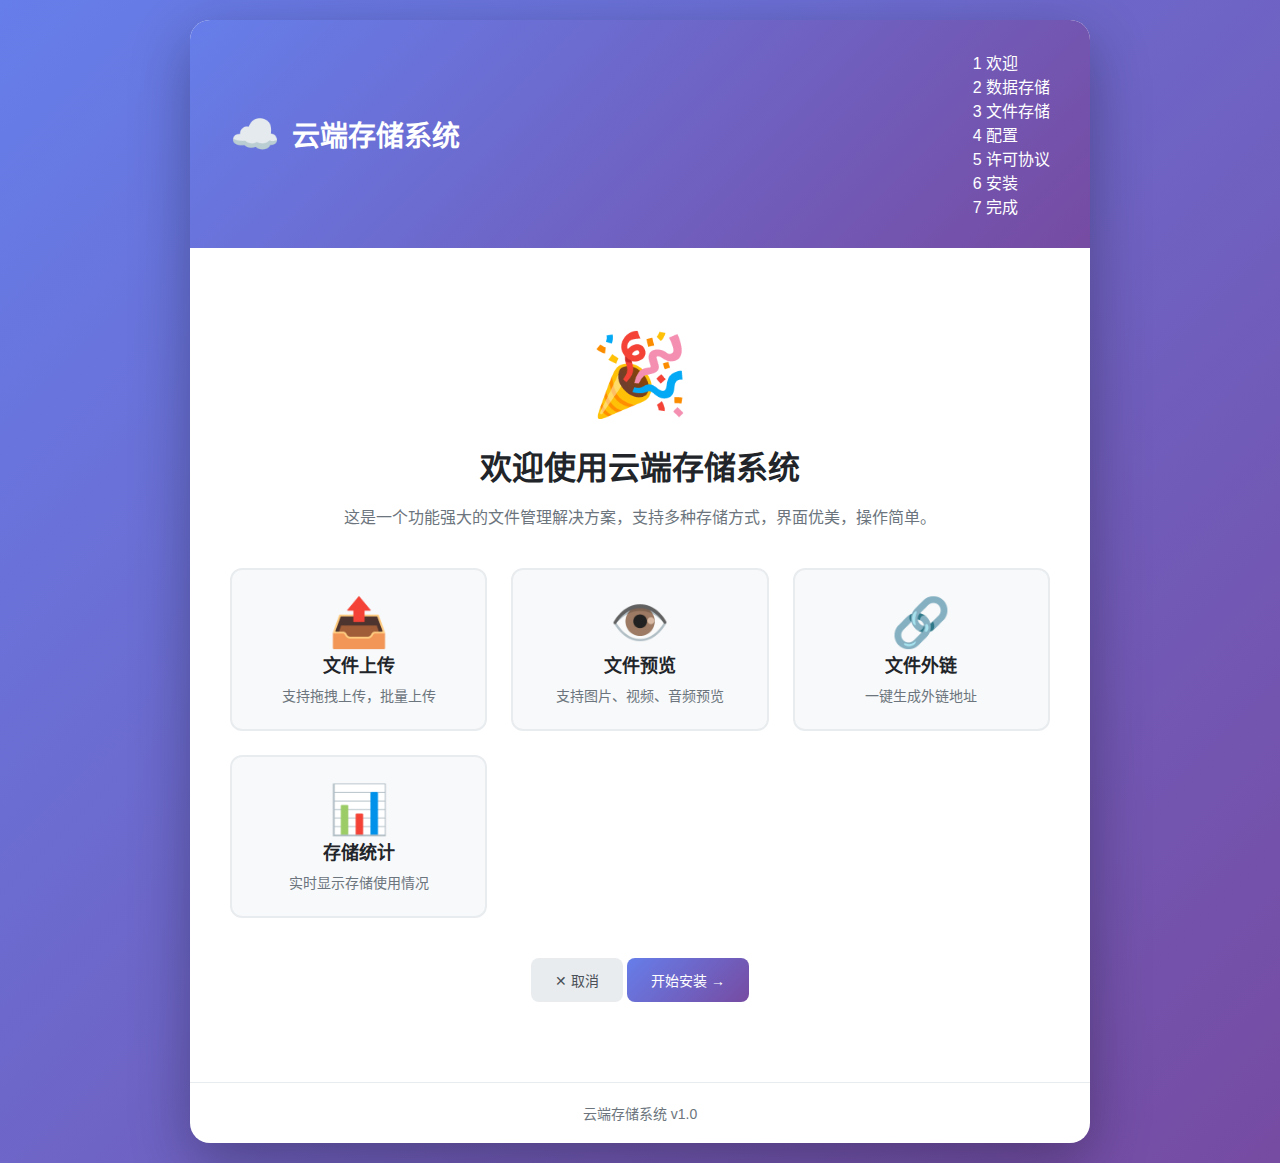
<file: index.html>
<!DOCTYPE html>
<html lang="zh-CN">
<head>
    <meta charset="UTF-8">
    <meta name="viewport" content="width=device-width, initial-scale=1.0">
    <title>云端存储 - Cloud Drive</title>
    <link rel="stylesheet" href="css/style.css">
    <script>
        // 检查是否已安装
        if (!localStorage.getItem('cloudDriveConfig')) {
            window.location.href = 'install.html';
        }
        
        // 检查登录状态
        function checkLoginStatus() {
            const tokenData = localStorage.getItem('cloudDriveToken') || sessionStorage.getItem('cloudDriveToken');
            if (!tokenData) {
                window.location.href = 'login.html';
                return false;
            }
            
            try {
                const loginData = JSON.parse(tokenData);
                // 检查token是否过期（简单检查）
                if (loginData.loginTime) {
                    const loginTime = new Date(loginData.loginTime);
                    const now = new Date();
                    const hoursDiff = (now - loginTime) / (1000 * 60 * 60);
                    
                    // 如果超过24小时，需要重新登录
                    if (hoursDiff > 24) {
                        localStorage.removeItem('cloudDriveToken');
                        sessionStorage.removeItem('cloudDriveToken');
                        window.location.href = 'login.html';
                        return false;
                    }
                }
                
                return true;
            } catch (e) {
                window.location.href = 'login.html';
                return false;
            }
        }
        
        // 页面加载时检查登录状态
        if (!checkLoginStatus()) {
            window.location.href = 'login.html';
        }
    </script>
</head>
<body>
    <div class="container">
        <header class="header">
            <div class="logo">
                <span class="logo-icon">☁️</span>
                <h1>云端存储</h1>
            </div>
            <div class="storage-info">
                <span class="storage-text">已使用: <span id="usedStorage">0 KB</span></span>
                <div class="user-menu" id="userMenu">
                    <button class="btn btn-icon user-btn" id="userBtn" title="用户菜单">
                        <span class="user-avatar">👤</span>
                        <span class="user-name" id="userName">admin</span>
                    </button>
                    <div class="user-dropdown" id="userDropdown" style="display: none;">
                        <div class="dropdown-header">
                            <span class="dropdown-avatar">👤</span>
                            <div class="dropdown-info">
                                <span class="dropdown-name" id="dropdownUserName">admin</span>
                                <span class="dropdown-role" id="dropdownUserRole">管理员</span>
                            </div>
                        </div>
                        <div class="dropdown-divider"></div>
                        <a href="#" class="dropdown-item" id="changePasswordItem">
                            <span>🔐</span> 修改密码
                        </a>
                        <a href="#" class="dropdown-item" id="logoutItem">
                            <span>🚪</span> 退出登录
                        </a>
                    </div>
                </div>
                <button class="btn btn-icon" id="settingsBtn" title="设置">
                    ⚙️
                </button>
            </div>
        </header>

        <main class="main-content">
            <aside class="sidebar">
                <nav class="nav-menu">
                    <div class="nav-item active" data-section="files">
                        <span class="nav-icon">📁</span>
                        <span>我的文件</span>
                    </div>
                    <div class="nav-item" data-section="upload">
                        <span class="nav-icon">⬆️</span>
                        <span>上传文件</span>
                    </div>
                    <div class="nav-item" data-section="shares">
                        <span class="nav-icon">🔗</span>
                        <span>外链管理</span>
                    </div>
                    <div class="nav-item" data-section="trash">
                        <span class="nav-icon">🗑️</span>
                        <span>回收站</span>
                    </div>
                </nav>
            </aside>

            <section class="content-area">
                <div class="section files-section active" id="filesSection">
                    <div class="section-header">
                        <h2>我的文件</h2>
                        <div class="actions">
                            <button class="btn btn-primary" id="createDirBtn">
                                <span>📁</span> 新建目录
                            </button>
                            <button class="btn btn-primary" id="uploadBtn">
                                <span>📤</span> 上传文件
                            </button>
                            <button class="btn btn-secondary" id="refreshBtn">
                                <span>🔄</span> 刷新
                            </button>
                        </div>
                    </div>
                    <div class="breadcrumb" id="breadcrumb">
                        <span class="breadcrumb-item" data-path="">首页</span>
                    </div>
                    <div class="files-grid" id="filesGrid">
                        <div class="empty-state">
                            <span class="empty-icon">📭</span>
                            <p>暂无文件</p>
                            <p class="empty-hint">点击"上传文件"开始使用</p>
                        </div>
                    </div>
                </div>

                <div class="section upload-section" id="uploadSection">
                    <div class="section-header">
                        <h2>上传文件</h2>
                    </div>
                    <div class="upload-area" id="uploadArea">
                        <div class="upload-content">
                            <span class="upload-icon">☁️</span>
                            <h3>拖拽文件到这里</h3>
                            <p>或者点击选择文件</p>
                            <input type="file" id="fileInput" multiple hidden>
                            <button class="btn btn-primary" id="selectFileBtn">
                                选择文件
                            </button>
                        </div>
                    </div>
                    <div class="upload-list" id="uploadList"></div>
                </div>

                <div class="section trash-section" id="trashSection">
                    <div class="section-header">
                        <h2>回收站</h2>
                        <div class="actions">
                            <button class="btn btn-danger" id="emptyTrashBtn">
                                <span>🗑️</span> 清空回收站
                            </button>
                        </div>
                    </div>
                    <div class="files-grid" id="trashGrid">
                        <div class="empty-state">
                            <span class="empty-icon">♻️</span>
                            <p>回收站为空</p>
                        </div>
                    </div>
                </div>

                <div class="section shares-section" id="sharesSection">
                    <div class="section-header">
                        <h2>外链管理</h2>
                        <div class="actions">
                            <button class="btn btn-primary" id="createShareBtn">
                                <span>🔗</span> 创建外链
                            </button>
                        </div>
                    </div>
                    <div class="files-grid" id="sharesGrid">
                        <div class="empty-state">
                            <span class="empty-icon">🔗</span>
                            <p>暂无外链</p>
                            <p class="empty-hint">点击"创建外链"开始分享</p>
                        </div>
                    </div>
                </div>
            </section>
        </main>

        <div class="modal" id="fileModal">
            <div class="modal-content">
                <div class="modal-header">
                    <h3 id="modalTitle">文件详情</h3>
                    <button class="close-btn" id="closeModal">&times;</button>
                </div>
                <div class="modal-body" id="modalBody"></div>
                <div class="modal-footer">
                    <button class="btn btn-secondary" id="modalClose">关闭</button>
                </div>
            </div>
        </div>

        <div class="modal" id="moveFileModal">
            <div class="modal-content">
                <div class="modal-header">
                    <h3>移动文件到目录</h3>
                    <button class="close-btn" id="closeMoveFileModal">&times;</button>
                </div>
                <div class="modal-body">
                    <div style="margin-bottom: 16px;">
                        <label style="display: block; margin-bottom: 8px; font-weight: 600;">目标目录</label>
                        <select id="moveFileDirectory" 
                            style="width: 100%; padding: 10px; border: 1px solid #ddd; border-radius: 8px; font-size: 14px;">
                            <option value="">根目录</option>
                        </select>
                    </div>
                </div>
                <div class="modal-footer">
                    <button class="btn btn-secondary" id="cancelMoveFile">取消</button>
                    <button class="btn btn-primary" id="confirmMoveFile">移动</button>
                </div>
            </div>
        </div>

        <div class="modal" id="createDirModal">
            <div class="modal-content">
                <div class="modal-header">
                    <h3>新建目录</h3>
                    <button class="close-btn" id="closeCreateDirModal">&times;</button>
                </div>
                <div class="modal-body">
                    <div style="margin-bottom: 16px;">
                        <label style="display: block; margin-bottom: 8px; font-weight: 600;">目录名称</label>
                        <input type="text" id="dirNameInput" placeholder="请输入目录名称" 
                            style="width: 100%; padding: 10px; border: 1px solid #ddd; border-radius: 8px; font-size: 14px;">
                    </div>
                </div>
                <div class="modal-footer">
                    <button class="btn btn-secondary" id="cancelCreateDir">取消</button>
                    <button class="btn btn-primary" id="confirmCreateDir">创建</button>
                </div>
            </div>
        </div>

        <div class="modal" id="createShareModal">
            <div class="modal-content">
                <div class="modal-header">
                    <h3>创建外链</h3>
                    <button class="close-btn" id="closeCreateShareModal">&times;</button>
                </div>
                <div class="modal-body">
                    <div style="margin-bottom: 16px;">
                        <label style="display: block; margin-bottom: 8px; font-weight: 600;">分享名称</label>
                        <input type="text" id="shareNameInput" placeholder="请输入分享名称" 
                            style="width: 100%; padding: 10px; border: 1px solid #ddd; border-radius: 8px; font-size: 14px;">
                    </div>
                    <div style="margin-bottom: 16px;">
                        <label style="display: block; margin-bottom: 8px; font-weight: 600;">访问根目录（可选）</label>
                        <select id="shareRootDirectory" 
                            style="width: 100%; padding: 10px; border: 1px solid #ddd; border-radius: 8px; font-size: 14px;">
                            <option value="">根目录（所有文件）</option>
                        </select>
                    </div>
                    <div style="margin-bottom: 16px;">
                        <label style="display: block; margin-bottom: 8px; font-weight: 600;">访问密码（可选）</label>
                        <input type="password" id="sharePasswordInput" placeholder="留空则无需密码" 
                            style="width: 100%; padding: 10px; border: 1px solid #ddd; border-radius: 8px; font-size: 14px;">
                    </div>
                    <div style="margin-bottom: 16px;">
                        <label style="display: block; margin-bottom: 8px; font-weight: 600;">权限设置</label>
                        <div style="display: flex; flex-direction: column; gap: 8px;">
                            <label style="display: flex; align-items: center; gap: 8px; cursor: pointer;">
                                <input type="checkbox" id="allowDownload" checked>
                                <span>允许下载</span>
                            </label>
                            <label style="display: flex; align-items: center; gap: 8px; cursor: pointer;">
                                <input type="checkbox" id="allowPreview" checked>
                                <span>允许预览</span>
                            </label>
                            <label style="display: flex; align-items: center; gap: 8px; cursor: pointer;">
                                <input type="checkbox" id="allowUpload">
                                <span>允许上传</span>
                            </label>
                            <label style="display: flex; align-items: center; gap: 8px; cursor: pointer;">
                                <input type="checkbox" id="allowDelete">
                                <span>允许删除</span>
                            </label>
                        </div>
                    </div>
                </div>
                <div class="modal-footer">
                    <button class="btn btn-secondary" id="cancelCreateShare">取消</button>
                    <button class="btn btn-primary" id="confirmCreateShare">创建</button>
                </div>
            </div>
        </div>

        <div class="modal" id="shareLinkModal">
            <div class="modal-content">
                <div class="modal-header">
                    <h3>外链已创建</h3>
                    <button class="close-btn" id="closeShareLinkModal">&times;</button>
                </div>
                <div class="modal-body">
                    <div style="text-align: center; margin-bottom: 20px;">
                        <div style="font-size: 64px;">🎉</div>
                    </div>
                    <div style="margin-bottom: 12px;">
                        <strong>外链地址:</strong>
                    </div>
                    <div style="margin-bottom: 20px;">
                        <input type="text" id="shareLinkInput" readonly 
                            style="width: 100%; padding: 10px; border: 1px solid #ddd; border-radius: 8px; font-size: 14px;">
                    </div>
                    <button class="btn btn-primary" id="copyShareLink" style="width: 100%;">
                        📋 复制外链
                    </button>
                </div>
            </div>
        </div>

        <!-- 修改密码模态框 -->
        <div class="modal" id="changePasswordModal">
            <div class="modal-content">
                <div class="modal-header">
                    <h3>🔐 修改密码</h3>
                    <button class="close-btn" id="closeChangePasswordModal">&times;</button>
                </div>
                <div class="modal-body">
                    <div style="margin-bottom: 16px;">
                        <label style="display: block; margin-bottom: 8px; font-weight: 600;">当前密码</label>
                        <input type="password" id="currentPasswordInput" placeholder="请输入当前密码" 
                            style="width: 100%; padding: 10px; border: 1px solid #ddd; border-radius: 8px; font-size: 14px;">
                    </div>
                    <div style="margin-bottom: 16px;">
                        <label style="display: block; margin-bottom: 8px; font-weight: 600;">新密码</label>
                        <input type="password" id="newPasswordInput" placeholder="请输入新密码（至少6位）" 
                            style="width: 100%; padding: 10px; border: 1px solid #ddd; border-radius: 8px; font-size: 14px;">
                    </div>
                    <div style="margin-bottom: 16px;">
                        <label style="display: block; margin-bottom: 8px; font-weight: 600;">确认新密码</label>
                        <input type="password" id="confirmNewPasswordInput" placeholder="请再次输入新密码" 
                            style="width: 100%; padding: 10px; border: 1px solid #ddd; border-radius: 8px; font-size: 14px;">
                    </div>
                </div>
                <div class="modal-footer">
                    <button class="btn btn-secondary" id="cancelChangePassword">取消</button>
                    <button class="btn btn-primary" id="confirmChangePassword">确认修改</button>
                </div>
            </div>
        </div>
    </div>

    <script src="js/app.js"></script>
</body>
</html>
</file>
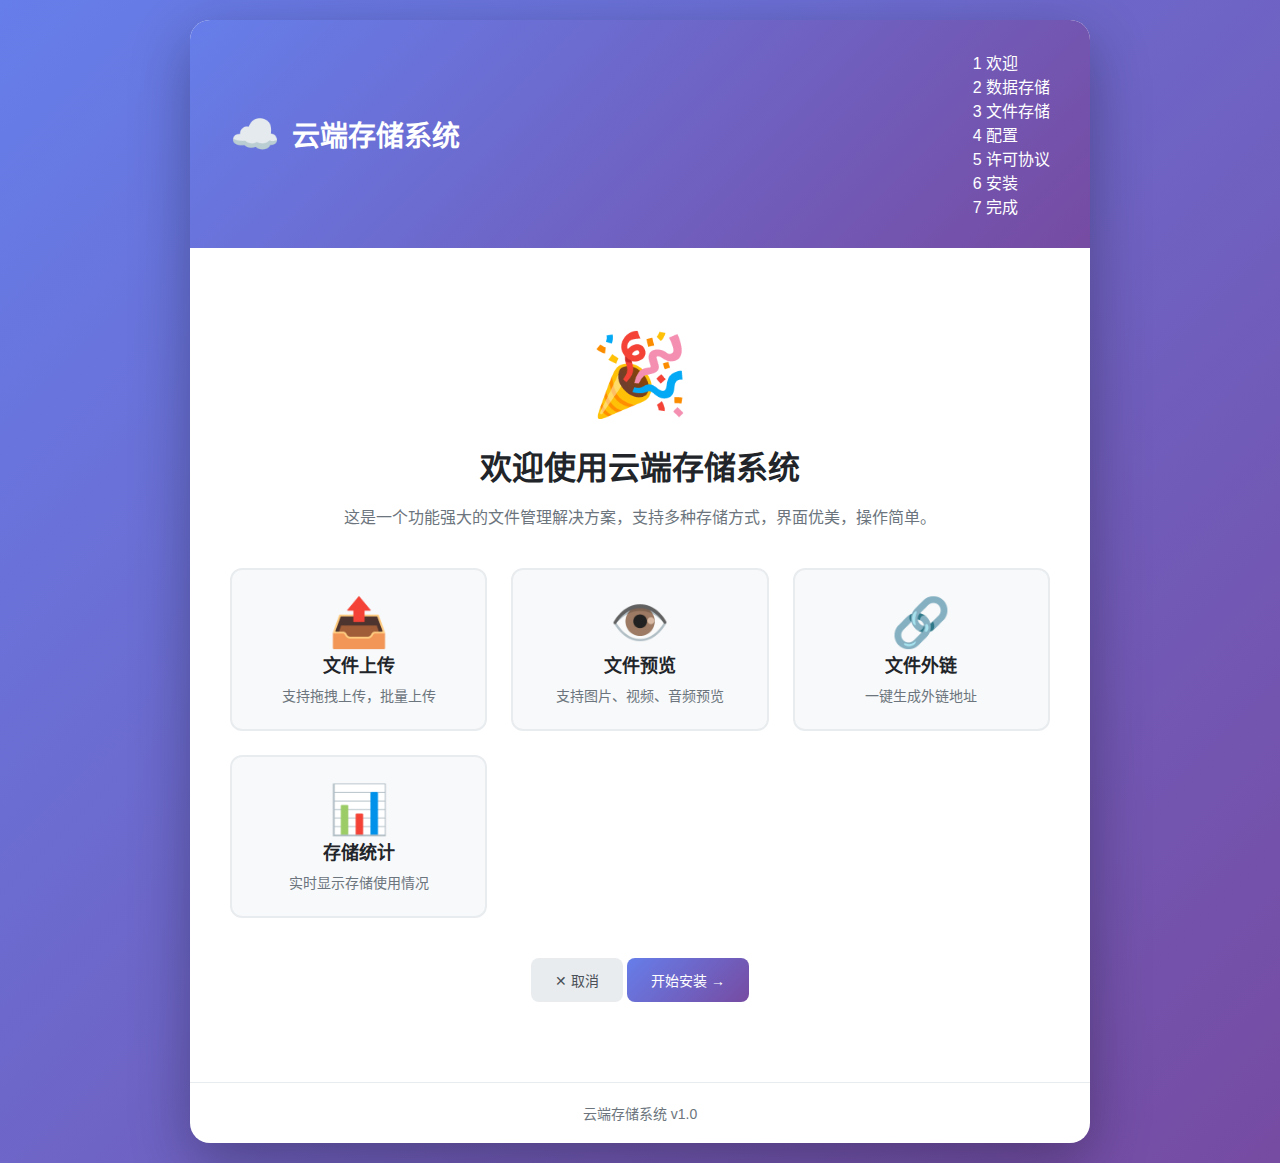
<file: install.html>
<!DOCTYPE html>
<html lang="zh-CN">
<head>
    <meta charset="UTF-8">
    <meta name="viewport" content="width=device-width, initial-scale=1.0">
    <title>云端存储 - 安装向导</title>
    <link rel="stylesheet" href="css/install.css">
    <script>
        if (localStorage.getItem('cloudDriveConfig')) {
            window.location.href = 'index.html';
        }
    </script>
</head>
<body>
    <div class="install-container">
        <div class="install-header">
            <div class="logo">
                <span class="logo-icon">☁️</span>
                <h1>云端存储系统</h1>
            </div>
            <div class="install-progress">
                <div class="progress-step active" data-step="1">
                    <span class="step-number">1</span>
                    <span class="step-label">欢迎</span>
                </div>
                <div class="progress-step" data-step="2">
                    <span class="step-number">2</span>
                    <span class="step-label">数据存储</span>
                </div>
                <div class="progress-step" data-step="3">
                    <span class="step-number">3</span>
                    <span class="step-label">文件存储</span>
                </div>
                <div class="progress-step" data-step="4">
                    <span class="step-number">4</span>
                    <span class="step-label">配置</span>
                </div>
                <div class="progress-step" data-step="5">
                    <span class="step-number">5</span>
                    <span class="step-label">许可协议</span>
                </div>
                <div class="progress-step" data-step="6">
                    <span class="step-number">6</span>
                    <span class="step-label">安装</span>
                </div>
                <div class="progress-step" data-step="7">
                    <span class="step-number">7</span>
                    <span class="step-label">完成</span>
                </div>
            </div>
        </div>

        <div class="install-content">
            <div class="install-step" id="step1">
                <div class="welcome-content">
                    <div class="welcome-icon">🎉</div>
                    <h2>欢迎使用云端存储系统</h2>
                    <p class="welcome-desc">这是一个功能强大的文件管理解决方案，支持多种存储方式，界面优美，操作简单。</p>
                    
                    <div class="feature-list">
                        <div class="feature-item">
                            <span class="feature-icon">📤</span>
                            <div class="feature-text">
                                <h3>文件上传</h3>
                                <p>支持拖拽上传，批量上传</p>
                            </div>
                        </div>
                        <div class="feature-item">
                            <span class="feature-icon">👁️</span>
                            <div class="feature-text">
                                <h3>文件预览</h3>
                                <p>支持图片、视频、音频预览</p>
                            </div>
                        </div>
                        <div class="feature-item">
                            <span class="feature-icon">🔗</span>
                            <div class="feature-text">
                                <h3>文件外链</h3>
                                <p>一键生成外链地址</p>
                            </div>
                        </div>
                        <div class="feature-item">
                            <span class="feature-icon">📊</span>
                            <div class="feature-text">
                                <h3>存储统计</h3>
                                <p>实时显示存储使用情况</p>
                            </div>
                        </div>
                    </div>
                    
                    <div class="welcome-actions">
                        <button class="btn btn-secondary" id="cancelBtn">
                            ✕ 取消
                        </button>
                        <button class="btn btn-primary btn-next" id="nextStep1">
                            开始安装 →
                        </button>
                    </div>
                </div>
            </div>

            <div class="install-step" id="step2" style="display: none;">
                <h2>选择数据存储方式</h2>
                <p class="step-desc">请选择用于存储文件元数据的存储方式</p>
                
                <div class="storage-options">
                    <div class="storage-option" data-type="local">
                        <div class="option-icon">💾</div>
                        <div class="option-content">
                            <h3>本地存储</h3>
                            <p>使用JSON文件存储元数据，无需数据库</p>
                            <ul class="option-features">
                                <li>✓ 无需配置数据库</li>
                                <li>✓ 安装简单快速</li>
                                <li>✓ 适合个人使用</li>
                            </ul>
                            <span class="option-badge">推荐</span>
                        </div>
                    </div>
                    
                    <div class="storage-option" data-type="mysql">
                        <div class="option-icon">🗄️</div>
                        <div class="option-content">
                            <h3>MySQL存储</h3>
                            <p>使用MySQL数据库存储元数据</p>
                            <ul class="option-features">
                                <li>✓ 支持大量文件</li>
                                <li>✓ 查询性能更好</li>
                                <li>✓ 支持软删除</li>
                            </ul>
                            <span class="option-badge">高级</span>
                        </div>
                    </div>
                </div>
                
                <div class="form-actions">
                    <button class="btn btn-secondary btn-back" id="backStep2">
                        ← 上一步
                    </button>
                    <button class="btn btn-primary btn-next" id="nextStep2">
                        下一步 →
                    </button>
                </div>
            </div>

            <div class="install-step" id="step3" style="display: none;">
                <h2>选择文件存储方式</h2>
                <p class="step-desc">请选择用于存储实际文件的方式</p>
                
                <div class="storage-options">
                    <div class="storage-option" data-type="local-file">
                        <div class="option-icon">💾</div>
                        <div class="option-content">
                            <h3>本地存储</h3>
                            <p>文件保存在本地服务器</p>
                            <ul class="option-features">
                                <li>✓ 访问速度快</li>
                                <li>✓ 无需网络传输</li>
                                <li>✓ 完全控制数据</li>
                            </ul>
                            <span class="option-badge">推荐</span>
                        </div>
                    </div>
                    
                    <div class="storage-option" data-type="ftp">
                        <div class="option-icon">📡</div>
                        <div class="option-content">
                            <h3>FTP存储</h3>
                            <p>上传文件到FTP服务器</p>
                            <ul class="option-features">
                                <li>✓ 远程存储</li>
                                <li>✓ 节省本地空间</li>
                                <li>✓ 支持SSL加密</li>
                            </ul>
                            <span class="option-badge">远程</span>
                        </div>
                    </div>
                </div>
                
                <div class="form-actions">
                    <button class="btn btn-secondary btn-back" id="backStep3">
                        ← 上一步
                    </button>
                    <button class="btn btn-primary btn-next" id="nextStep3">
                        下一步 →
                    </button>
                </div>
            </div>

            <div class="install-step" id="step4" style="display: none;">
                <h2>配置存储信息</h2>
                <p class="step-desc">请填写存储配置信息</p>
                
                <div class="config-form" id="localFileConfig">
                    <div class="form-group">
                        <label>存储路径</label>
                        <input type="text" id="localFilePath" value="data/cc">
                        <span class="form-hint">文件将保存在此目录（可自定义）</span>
                    </div>
                    <div class="form-group">
                        <label>配置文件保存位置</label>
                        <select id="configSaveLocation">
                            <option value="localStorage">浏览器本地存储（LocalStorage）</option>
                            <option value="server">服务器配置文件（config.json）</option>
                        </select>
                        <span class="form-hint">选择配置文件的保存方式</span>
                    </div>
                    <div class="form-group">
                        <label>高级选项</label>
                        <div style="display: flex; flex-direction: column; gap: 8px;">
                            <label style="display: flex; align-items: center; gap: 8px; cursor: pointer;">
                                <input type="checkbox" id="enableAccessLog" checked>
                                <span>启用访问日志</span>
                            </label>
                            <label style="display: flex; align-items: center; gap: 8px; cursor: pointer;">
                                <input type="checkbox" id="enableErrorLog" checked>
                                <span>启用错误日志</span>
                            </label>
                            <label style="display: flex; align-items: center; gap: 8px; cursor: pointer;">
                                <input type="checkbox" id="enableDebugMode">
                                <span>启用调试模式</span>
                            </label>
                        </div>
                    </div>
                </div>
                
                <div class="config-form" id="ftpConfig" style="display: none;">
                    <div class="form-row">
                        <div class="form-group">
                            <label>FTP主机</label>
                            <input type="text" id="ftpHost" placeholder="ftp.example.com">
                        </div>
                        <div class="form-group">
                            <label>FTP端口</label>
                            <input type="text" id="ftpPort" placeholder="21" value="21">
                        </div>
                    </div>
                    <div class="form-group">
                        <label>用户名</label>
                        <input type="text" id="ftpUser" placeholder="username">
                    </div>
                    <div class="form-group">
                        <label>密码</label>
                        <input type="password" id="ftpPassword" placeholder="请输入密码">
                    </div>
                    <div class="form-group">
                        <label>存储路径</label>
                        <input type="text" id="ftpPath" placeholder="/public_html/uploads">
                    </div>
                    <div class="form-group">
                        <label>使用SSL/TLS</label>
                        <select id="ftpSsl">
                            <option value="false">否</option>
                            <option value="true">是</option>
                        </select>
                    </div>
                    <div class="form-group">
                        <label>测试连接</label>
                        <button class="btn btn-secondary" id="testFtpBtn">
                            🔍 测试连接
                        </button>
                    </div>
                </div>
                
                <div class="form-actions">
                    <button class="btn btn-secondary btn-back" id="backStep4">
                        ← 上一步
                    </button>
                    <button class="btn btn-primary btn-next" id="nextStep4">
                        下一步 →
                    </button>
                </div>
            </div>

            <div class="install-step" id="step5" style="display: none;">
                <h2>配置数据存储</h2>
                <p class="step-desc">请填写数据存储配置信息</p>
                
                <div class="config-form" id="mysqlConfig">
                    <div class="form-row">
                        <div class="form-group">
                            <label>数据库主机</label>
                            <input type="text" id="mysqlHost" placeholder="localhost">
                        </div>
                        <div class="form-group">
                            <label>数据库端口</label>
                            <input type="text" id="mysqlPort" placeholder="3306" value="3306">
                        </div>
                    </div>
                    <div class="form-group">
                        <label>数据库名称</label>
                        <input type="text" id="mysqlDatabase" placeholder="cloud_drive">
                    </div>
                    <div class="form-group">
                        <label>用户名</label>
                        <input type="text" id="mysqlUser" placeholder="root">
                    </div>
                    <div class="form-group">
                        <label>密码</label>
                        <input type="password" id="mysqlPassword" placeholder="请输入密码">
                    </div>
                    <div class="form-group">
                        <label>测试连接</label>
                        <button class="btn btn-secondary" id="testMysqlBtn">
                            🔍 测试连接
                        </button>
                    </div>
                </div>
                
                <div class="form-actions">
                    <button class="btn btn-secondary btn-back" id="backStep5">
                        ← 上一步
                    </button>
                    <button class="btn btn-primary btn-next" id="nextStep5">
                        下一步 →
                    </button>
                </div>
            </div>

            <div class="install-step" id="step6" style="display: none;">
                <h2>许可协议</h2>
                <p class="step-desc">请阅读并同意以下许可协议</p>
                
                <div class="license-content">
                    <div class="license-section">
                        <h3>软件许可</h3>
                        <p>本软件是免费开源软件，您可以自由使用、修改和分发。</p>
                    </div>
                    
                    <div class="license-section">
                        <h3>隐私政策</h3>
                        <p>您的文件数据存储在您配置的存储位置，我们不会收集或访问您的文件。</p>
                    </div>
                    
                    <div class="license-section">
                        <h3>使用条款</h3>
                        <ul>
                            <li>本软件按"现状"和"可用"提供，不提供任何明示或暗示的保证</li>
                            <li>使用本软件的风险由您自行承担</li>
                            <li>我们不对因使用本软件而导致的任何损失承担责任</li>
                        </ul>
                    </div>
                </div>
                
                <div class="license-actions">
                    <label class="checkbox-label">
                        <input type="checkbox" id="agreeLicense">
                        <span>我已阅读并同意以上许可协议</span>
                    </label>
                </div>
                
                <div class="form-actions">
                    <button class="btn btn-secondary btn-back" id="backStep6">
                        ← 上一步
                    </button>
                    <button class="btn btn-primary btn-next" id="nextStep6">
                        开始安装 →
                    </button>
                </div>
            </div>

            <div class="install-step" id="step7" style="display: none;">
                <h2>正在安装</h2>
                <p class="step-desc">请稍候，系统正在配置...</p>
                
                <div class="install-progress-content">
                    <div class="progress-bar-container">
                        <div class="progress-bar">
                            <div class="progress-fill" id="installProgress"></div>
                        </div>
                        <span class="progress-text" id="progressText">0%</span>
                    </div>
                    
                    <div class="install-steps-list" id="installSteps">
                        <div class="install-step-item" data-step="create-dirs">
                            <span class="step-status">⏳</span>
                            <span class="step-text">创建目录结构</span>
                        </div>
                        <div class="install-step-item" data-step="save-config">
                            <span class="step-status">⏳</span>
                            <span class="step-text">保存配置信息</span>
                        </div>
                        <div class="install-step-item" data-step="test-connection">
                            <span class="step-status">⏳</span>
                            <span class="step-text">测试存储连接</span>
                        </div>
                        <div class="install-step-item" data-step="init-storage">
                            <span class="step-status">⏳</span>
                            <span class="step-text">初始化存储</span>
                        </div>
                        <div class="install-step-item" data-step="complete">
                            <span class="step-status">⏳</span>
                            <span class="step-text">完成安装</span>
                        </div>
                    </div>
                </div>
            </div>

            <div class="install-step" id="step8" style="display: none;">
                <div class="success-content">
                    <div class="success-icon">✅</div>
                    <h2>安装完成！</h2>
                    <p class="success-desc">您的云端存储系统已成功安装并配置完成。</p>
                    
                    <div class="config-summary" id="configSummary">
                    </div>
                    
                    <div class="success-actions">
                        <button class="btn btn-secondary" id="reinstallBtn">
                            🔄 重新安装
                        </button>
                        <button class="btn btn-primary" id="goToAppBtn">
                            🚀 进入系统 →
                        </button>
                    </div>
                </div>
            </div>
        </div>

        <div class="install-footer">
            <p>云端存储系统 v1.0</p>
        </div>
    </div>

    <script src="js/install.js"></script>
</body>
</html>
</file>
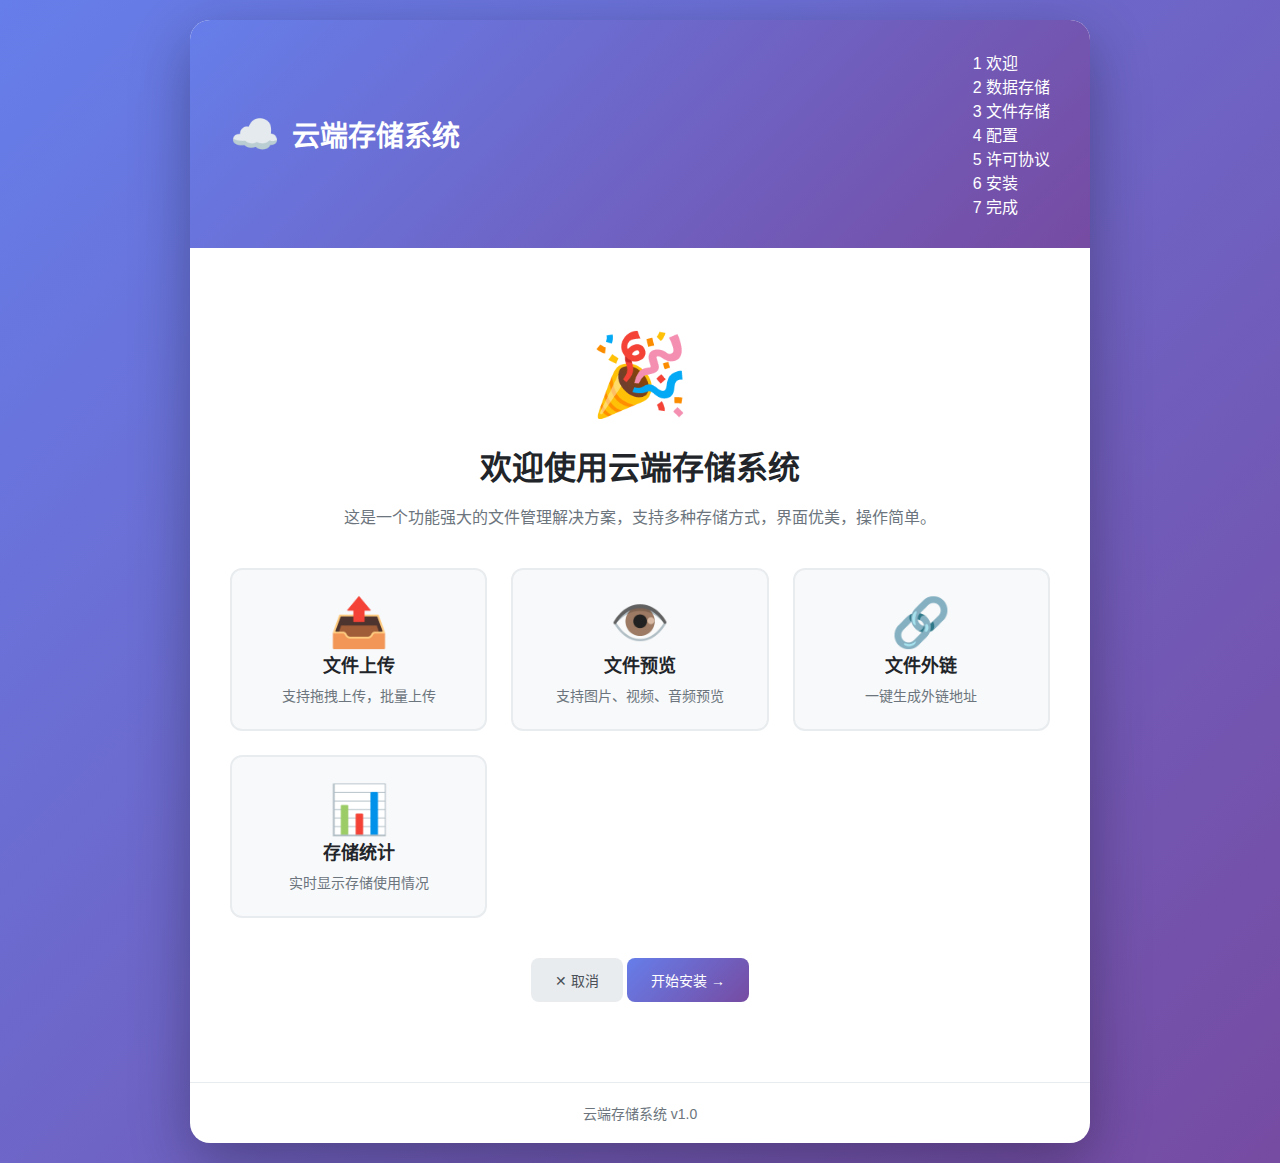
<file: login.html>
<!DOCTYPE html>
<html lang="zh-CN">
<head>
    <meta charset="UTF-8">
    <meta name="viewport" content="width=device-width, initial-scale=1.0">
    <title>登录 - 云端存储系统</title>
    <link rel="stylesheet" href="css/login.css">
    <script>
        // 检查是否已登录
        if (localStorage.getItem('cloudDriveToken')) {
            window.location.href = 'index.html';
        }
        // 检查是否已安装
        if (!localStorage.getItem('cloudDriveConfig')) {
            window.location.href = 'install.html';
        }
    </script>
</head>
<body>
    <div class="login-container">
        <div class="login-box">
            <div class="login-header">
                <div class="logo">
                    <span class="logo-icon">☁️</span>
                    <h1>云端存储系统</h1>
                </div>
                <p class="login-subtitle">安全登录</p>
            </div>

            <form class="login-form" id="loginForm">
                <div class="form-group">
                    <label for="username">用户名</label>
                    <div class="input-wrapper">
                        <span class="input-icon">👤</span>
                        <input type="text" id="username" name="username" placeholder="请输入用户名" required autofocus>
                    </div>
                </div>

                <div class="form-group">
                    <label for="password">密码</label>
                    <div class="input-wrapper">
                        <span class="input-icon">🔒</span>
                        <input type="password" id="password" name="password" placeholder="请输入密码" required>
                        <button type="button" class="toggle-password" id="togglePassword" title="显示/隐藏密码">
                            👁️
                        </button>
                    </div>
                </div>

                <div class="form-options">
                    <label class="remember-me">
                        <input type="checkbox" id="rememberMe">
                        <span>记住我</span>
                    </label>
                    <a href="#" class="forgot-password" id="forgotPassword">忘记密码？</a>
                </div>

                <button type="submit" class="btn btn-primary btn-login" id="loginBtn">
                    <span class="btn-text">登 录</span>
                    <span class="btn-loading" style="display: none;">登录中...</span>
                </button>
            </form>

            <div class="login-error" id="loginError" style="display: none;">
                <span class="error-icon">⚠️</span>
                <span class="error-text"></span>
            </div>

            <div class="login-footer">
                <p>默认账号: admin / admin</p>
                <p class="security-notice">首次登录后请立即修改密码</p>
            </div>
        </div>
    </div>

    <!-- 强制修改密码模态框 -->
    <div class="modal" id="forceChangePasswordModal" style="display: none;">
        <div class="modal-content">
            <div class="modal-header">
                <h3>🔐 强制修改密码</h3>
                <p class="modal-subtitle">为了您的账号安全，请修改默认密码</p>
            </div>
            <div class="modal-body">
                <div class="form-group">
                    <label>当前密码</label>
                    <div class="input-wrapper">
                        <span class="input-icon">🔒</span>
                        <input type="password" id="currentPassword" placeholder="请输入当前密码" readonly>
                    </div>
                </div>
                <div class="form-group">
                    <label>新密码</label>
                    <div class="input-wrapper">
                        <span class="input-icon">🔐</span>
                        <input type="password" id="newPassword" placeholder="请输入新密码（至少6位）" required>
                    </div>
                    <div class="password-strength" id="passwordStrength">
                        <div class="strength-bar"></div>
                        <span class="strength-text">密码强度</span>
                    </div>
                </div>
                <div class="form-group">
                    <label>确认新密码</label>
                    <div class="input-wrapper">
                        <span class="input-icon">🔐</span>
                        <input type="password" id="confirmPassword" placeholder="请再次输入新密码" required>
                    </div>
                </div>
                <div class="password-requirements">
                    <h4>密码要求：</h4>
                    <ul>
                        <li id="req-length">✓ 至少6个字符</li>
                        <li id="req-number">✓ 包含数字</li>
                        <li id="req-letter">✓ 包含字母</li>
                        <li id="req-special">○ 包含特殊字符（推荐）</li>
                    </ul>
                </div>
            </div>
            <div class="modal-footer">
                <button class="btn btn-primary" id="confirmChangePassword">确认修改</button>
            </div>
        </div>
    </div>

    <script src="js/login.js"></script>
</body>
</html>
</file>
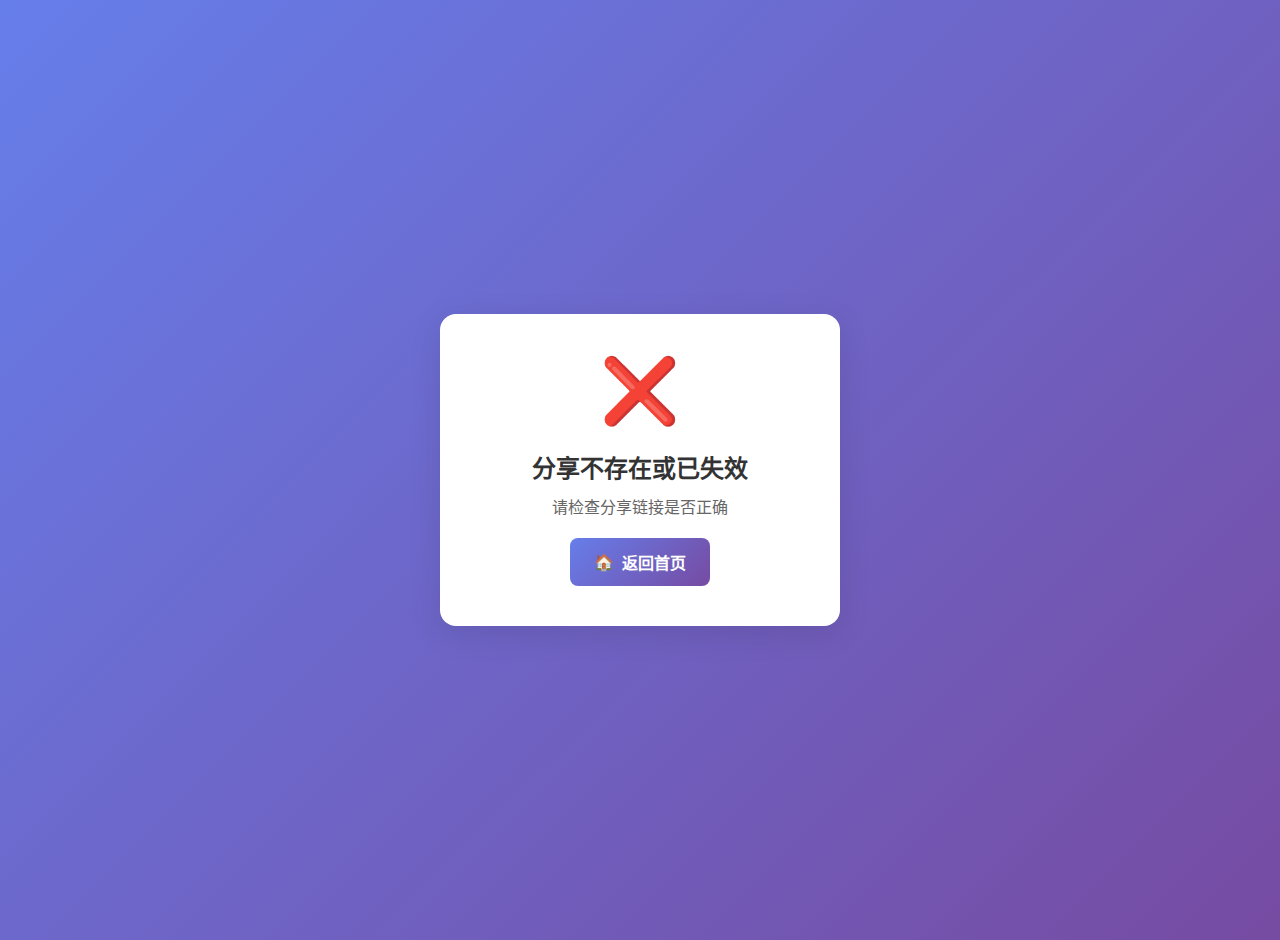
<file: share.html>
<!DOCTYPE html>
<html lang="zh-CN">
<head>
    <meta charset="UTF-8">
    <meta name="viewport" content="width=device-width, initial-scale=1.0">
    <title>文件分享 - Cloud Drive</title>
    <link rel="stylesheet" href="css/share.css">
</head>
<body>
    <div class="container">
        <div class="password-screen" id="passwordScreen">
            <div class="password-box">
                <div class="password-icon">🔐</div>
                <h2>此分享需要密码</h2>
                <p>请输入访问密码以继续</p>
                <input type="password" id="passwordInput" placeholder="请输入密码" />
                <button class="btn btn-primary" id="verifyPasswordBtn">
                    <span>🔓</span> 验证密码
                </button>
                <p class="error-message" id="passwordError"></p>
            </div>
        </div>

        <div class="share-screen" id="shareScreen" style="display: none;">
            <header class="header">
                <div class="logo">
                    <span class="logo-icon">☁️</span>
                    <h1 id="shareTitle">文件分享</h1>
                </div>
                <div class="share-info">
                    <span class="share-badge" id="shareBadge"></span>
                    <button class="btn btn-primary" id="openUploadModalBtn" style="margin-left: 10px; display: none;">
                        <span>📤</span> 上传文件
                    </button>
                </div>
            </header>

            <main class="main-content">
                <div class="breadcrumb" id="breadcrumb">
                    <span class="breadcrumb-item" data-path="">首页</span>
                </div>

                <div class="content-area">
                    <div class="files-grid" id="filesGrid">
                        <div class="empty-state">
                            <span class="empty-icon">📭</span>
                            <p>暂无文件</p>
                        </div>
                    </div>
                </div>
            </main>

            <div class="modal" id="fileModal">
                <div class="modal-content">
                    <div class="modal-header">
                        <h3 id="modalTitle">文件详情</h3>
                        <button class="close-btn" id="closeModal">&times;</button>
                    </div>
                    <div class="modal-body" id="modalBody"></div>
                    <div class="modal-footer">
                        <button class="btn btn-secondary" id="modalClose">关闭</button>
                    </div>
                </div>
            </div>

            <div class="upload-modal" id="uploadModal">
                <div class="modal-content">
                    <div class="modal-header">
                        <h3>上传文件</h3>
                        <button class="close-btn" id="closeUploadModal">&times;</button>
                    </div>
                    <div class="modal-body">
                        <div class="upload-area" id="uploadArea">
                            <div class="upload-content">
                                <span class="upload-icon">☁️</span>
                                <h3>拖拽文件到这里</h3>
                                <p>或者点击选择文件</p>
                                <input type="file" id="fileInput" multiple hidden>
                                <button class="btn btn-primary" id="selectFileBtn">
                                    选择文件
                                </button>
                            </div>
                            <div style="margin-top: 16px; padding-top: 16px; border-top: 1px solid #e0e0e0;">
                                <label style="display: block; margin-bottom: 8px; font-weight: 600;">上传到目录（可选）</label>
                                <select id="uploadDirectory" 
                                    style="width: 100%; padding: 10px; border: 1px solid #ddd; border-radius: 8px; font-size: 14px;">
                                    <option value="">根目录</option>
                                </select>
                            </div>
                        </div>
                        <div class="upload-list" id="uploadList"></div>
                    </div>
                </div>
            </div>
        </div>

        <div class="error-screen" id="errorScreen" style="display: none;">
            <div class="error-box">
                <div class="error-icon">❌</div>
                <h2>分享不存在或已失效</h2>
                <p>请检查分享链接是否正确</p>
                <a href="index.html" class="btn btn-primary">
                    <span>🏠</span> 返回首页
                </a>
            </div>
        </div>
    </div>

    <script src="js/share.js"></script>
</body>
</html>
</file>
<file: css/style.css>
* {
    margin: 0;
    padding: 0;
    box-sizing: border-box;
}

body {
    font-family: -apple-system, BlinkMacSystemFont, 'Segoe UI', Roboto, 'Helvetica Neue', Arial, sans-serif;
    background: linear-gradient(135deg, #667eea 0%, #764ba2 100%);
    min-height: 100vh;
    padding: 20px;
}

.container {
    max-width: 1400px;
    margin: 0 auto;
    background: white;
    border-radius: 20px;
    box-shadow: 0 20px 60px rgba(0, 0, 0, 0.3);
    overflow: hidden;
    display: flex;
    flex-direction: column;
    min-height: 90vh;
}

.header {
    background: linear-gradient(135deg, #667eea 0%, #764ba2 100%);
    color: white;
    padding: 25px 30px;
    display: flex;
    justify-content: space-between;
    align-items: center;
}

.logo {
    display: flex;
    align-items: center;
    gap: 12px;
}

.logo-icon {
    font-size: 32px;
}

.logo h1 {
    font-size: 24px;
    font-weight: 600;
}

.storage-info {
    background: rgba(255, 255, 255, 0.2);
    padding: 8px 16px;
    border-radius: 20px;
    backdrop-filter: blur(10px);
    display: flex;
    align-items: center;
    gap: 12px;
}

/* 用户菜单样式 */
.user-menu {
    position: relative;
}

.user-btn {
    display: flex;
    align-items: center;
    gap: 6px;
    background: rgba(255, 255, 255, 0.2);
    border: none;
    color: white;
    padding: 6px 12px;
    border-radius: 20px;
    cursor: pointer;
    transition: all 0.3s;
}

.user-btn:hover {
    background: rgba(255, 255, 255, 0.3);
}

.user-avatar {
    font-size: 18px;
}

.user-name {
    font-size: 14px;
    font-weight: 500;
}

.user-dropdown {
    position: absolute;
    top: 100%;
    right: 0;
    margin-top: 8px;
    background: white;
    border-radius: 12px;
    box-shadow: 0 8px 24px rgba(0, 0, 0, 0.15);
    min-width: 200px;
    z-index: 1000;
    overflow: hidden;
}

.dropdown-header {
    padding: 16px;
    display: flex;
    align-items: center;
    gap: 12px;
    background: linear-gradient(135deg, #667eea 0%, #764ba2 100%);
    color: white;
}

.dropdown-avatar {
    font-size: 32px;
}

.dropdown-info {
    display: flex;
    flex-direction: column;
}

.dropdown-name {
    font-weight: 600;
    font-size: 14px;
}

.dropdown-role {
    font-size: 12px;
    opacity: 0.9;
}

.dropdown-divider {
    height: 1px;
    background: #e9ecef;
    margin: 8px 0;
}

.dropdown-item {
    display: flex;
    align-items: center;
    gap: 10px;
    padding: 12px 16px;
    color: #495057;
    text-decoration: none;
    font-size: 14px;
    transition: all 0.2s;
}

.dropdown-item:hover {
    background: #f8f9fa;
    color: #667eea;
}

.dropdown-item span {
    font-size: 16px;
}

.storage-text {
    font-size: 14px;
    font-weight: 500;
}

.main-content {
    display: flex;
    flex: 1;
    overflow: hidden;
}

.sidebar {
    width: 240px;
    background: #f8f9fa;
    border-right: 1px solid #e9ecef;
    padding: 20px 0;
}

.nav-menu {
    display: flex;
    flex-direction: column;
    gap: 8px;
}

.nav-item {
    display: flex;
    align-items: center;
    gap: 12px;
    padding: 14px 24px;
    cursor: pointer;
    transition: all 0.3s ease;
    color: #495057;
    font-size: 15px;
    border-radius: 0 25px 25px 0;
    margin-right: 10px;
}

.nav-item:hover {
    background: #e9ecef;
    color: #667eea;
}

.nav-item.active {
    background: linear-gradient(135deg, #667eea 0%, #764ba2 100%);
    color: white;
    box-shadow: 0 4px 15px rgba(102, 126, 234, 0.4);
}

.nav-icon {
    font-size: 18px;
}

.btn-icon {
    padding: 8px 12px;
    background: rgba(255, 255, 255, 0.1);
    border: none;
    border-radius: 8px;
    cursor: pointer;
    font-size: 16px;
    transition: all 0.2s ease;
}

.btn-icon:hover {
    background: rgba(255, 255, 255, 0.2);
    transform: rotate(90deg);
}

.content-area {
    flex: 1;
    padding: 30px;
    overflow-y: auto;
}

.section {
    display: none;
}

.section.active {
    display: block;
}

.section-header {
    display: flex;
    justify-content: space-between;
    align-items: center;
    margin-bottom: 25px;
}

.section-header h2 {
    font-size: 28px;
    color: #212529;
    font-weight: 600;
}

.actions {
    display: flex;
    gap: 12px;
}

.btn {
    padding: 10px 20px;
    border: none;
    border-radius: 8px;
    cursor: pointer;
    font-size: 14px;
    font-weight: 500;
    display: flex;
    align-items: center;
    gap: 8px;
    transition: all 0.3s ease;
}

.btn-primary {
    background: linear-gradient(135deg, #667eea 0%, #764ba2 100%);
    color: white;
}

.btn-primary:hover {
    transform: translateY(-2px);
    box-shadow: 0 6px 20px rgba(102, 126, 234, 0.4);
}

.btn-secondary {
    background: #e9ecef;
    color: #495057;
}

.btn-secondary:hover {
    background: #dee2e6;
}

.btn-danger {
    background: #dc3545;
    color: white;
}

.btn-danger:hover {
    background: #c82333;
}

.breadcrumb {
    display: flex;
    gap: 8px;
    margin-bottom: 20px;
    padding: 12px 16px;
    background: #f8f9fa;
    border-radius: 8px;
}

.breadcrumb-item {
    color: #667eea;
    font-size: 14px;
    cursor: pointer;
    transition: color 0.3s;
}

.breadcrumb-item:hover {
    color: #764ba2;
}

.breadcrumb-item.active {
    color: #333;
    cursor: default;
}

.breadcrumb-separator {
    color: #999;
    margin: 0 4px;
}

.files-grid {
    display: grid;
    grid-template-columns: repeat(auto-fill, minmax(200px, 1fr));
    gap: 20px;
    min-height: 300px;
}

.file-card {
    background: white;
    border: 1px solid #e9ecef;
    border-radius: 12px;
    padding: 20px;
    cursor: pointer;
    transition: all 0.3s ease;
    position: relative;
}

.file-card:hover {
    transform: translateY(-5px);
    box-shadow: 0 10px 30px rgba(0, 0, 0, 0.1);
    border-color: #667eea;
}

.file-icon {
    font-size: 48px;
    margin-bottom: 12px;
}

.file-name {
    font-size: 14px;
    color: #212529;
    font-weight: 500;
    margin-bottom: 8px;
    word-break: break-word;
}

.file-info {
    font-size: 12px;
    color: #6c757d;
}

.file-actions {
    position: absolute;
    top: 10px;
    right: 10px;
    display: none;
    gap: 4px;
}

.file-card:hover .file-actions {
    display: flex;
}

.file-action-btn {
    width: 28px;
    height: 28px;
    border: none;
    border-radius: 6px;
    cursor: pointer;
    display: flex;
    align-items: center;
    justify-content: center;
    font-size: 14px;
    transition: all 0.2s ease;
}

.file-action-btn.download {
    background: #e7f3ff;
    color: #0066cc;
}

.file-action-btn.download:hover {
    background: #0066cc;
    color: white;
}

.file-action-btn.link {
    background: #fff3cd;
    color: #856404;
}

.file-action-btn.link:hover {
    background: #ffc107;
    color: white;
}

.file-action-btn.delete {
    background: #ffe5e5;
    color: #dc3545;
}

.file-action-btn.delete:hover {
    background: #dc3545;
    color: white;
}

.empty-state {
    grid-column: 1 / -1;
    display: flex;
    flex-direction: column;
    align-items: center;
    justify-content: center;
    padding: 60px 20px;
    color: #6c757d;
}

.empty-icon {
    font-size: 64px;
    margin-bottom: 20px;
    opacity: 0.5;
}

.empty-state p {
    font-size: 16px;
    margin-bottom: 8px;
}

.empty-hint {
    font-size: 14px;
    opacity: 0.7;
}

.upload-area {
    border: 3px dashed #dee2e6;
    border-radius: 16px;
    padding: 60px 20px;
    text-align: center;
    cursor: pointer;
    transition: all 0.3s ease;
    margin-bottom: 30px;
}

.upload-area:hover,
.upload-area.dragover {
    border-color: #667eea;
    background: rgba(102, 126, 234, 0.05);
}

.upload-content {
    display: flex;
    flex-direction: column;
    align-items: center;
    gap: 16px;
}

.upload-icon {
    font-size: 64px;
    opacity: 0.5;
}

.upload-content h3 {
    font-size: 20px;
    color: #212529;
    font-weight: 600;
}

.upload-content p {
    color: #6c757d;
    font-size: 14px;
}

.upload-list {
    display: flex;
    flex-direction: column;
    gap: 12px;
}

.upload-item {
    background: #f8f9fa;
    border-radius: 12px;
    padding: 16px 20px;
    display: flex;
    align-items: center;
    gap: 16px;
}

.upload-item-icon {
    font-size: 32px;
}

.upload-item-info {
    flex: 1;
}

.upload-item-name {
    font-size: 14px;
    color: #212529;
    font-weight: 500;
    margin-bottom: 4px;
}

.upload-item-size {
    font-size: 12px;
    color: #6c757d;
}

.upload-item-progress {
    width: 200px;
    height: 6px;
    background: #e9ecef;
    border-radius: 3px;
    overflow: hidden;
}

.upload-item-progress-bar {
    height: 100%;
    background: linear-gradient(90deg, #667eea 0%, #764ba2 100%);
    transition: width 0.3s ease;
}

.upload-item-status {
    font-size: 14px;
    font-weight: 500;
}

.upload-item-status.uploading {
    color: #667eea;
}

.upload-item-status.success {
    color: #28a745;
}

.upload-item-status.error {
    color: #dc3545;
}

.modal {
    display: none;
    position: fixed;
    top: 0;
    left: 0;
    width: 100%;
    height: 100%;
    background: rgba(0, 0, 0, 0.5);
    z-index: 1000;
    align-items: center;
    justify-content: center;
}

.modal.active {
    display: flex;
}

.modal-content {
    background: white;
    border-radius: 16px;
    width: 90%;
    max-width: 500px;
    max-height: 80vh;
    overflow: hidden;
    display: flex;
    flex-direction: column;
}

.modal-header {
    padding: 20px 24px;
    border-bottom: 1px solid #e9ecef;
    display: flex;
    justify-content: space-between;
    align-items: center;
}

.modal-header h3 {
    font-size: 20px;
    color: #212529;
    font-weight: 600;
}

.close-btn {
    width: 32px;
    height: 32px;
    border: none;
    background: #f8f9fa;
    border-radius: 50%;
    cursor: pointer;
    font-size: 20px;
    color: #6c757d;
    display: flex;
    align-items: center;
    justify-content: center;
    transition: all 0.2s ease;
}

.close-btn:hover {
    background: #e9ecef;
    color: #212529;
}

.modal-body {
    padding: 24px;
    overflow-y: auto;
}

.modal-footer {
    padding: 16px 24px;
    border-top: 1px solid #e9ecef;
    display: flex;
    justify-content: flex-end;
    gap: 12px;
}

@media (max-width: 768px) {
    .main-content {
        flex-direction: column;
    }
    
    .sidebar {
        width: 100%;
        border-right: none;
        border-bottom: 1px solid #e9ecef;
    }
    
    .nav-menu {
        flex-direction: row;
        overflow-x: auto;
    }
    
    .nav-item {
        border-radius: 8px;
        margin-right: 0;
        white-space: nowrap;
    }
    
    .content-area {
        padding: 20px;
    }
    
    .files-grid {
        grid-template-columns: repeat(auto-fill, minmax(150px, 1fr));
    }
}

.directory-card {
    background: linear-gradient(135deg, #f093fb 0%, #f5576c 100%);
    color: white;
    border: none;
}

.directory-card .file-name {
    color: white;
}

.directory-card .file-info {
    color: rgba(255, 255, 255, 0.8);
}

.directory-card:hover {
    transform: translateY(-5px);
    box-shadow: 0 10px 30px rgba(245, 87, 108, 0.3);
    border-color: transparent;
}

.directory-card .file-action-btn.delete {
    background: rgba(255, 255, 255, 0.2);
    color: white;
}

.directory-card .file-action-btn.delete:hover {
    background: rgba(255, 255, 255, 0.4);
}

.share-card {
    background: linear-gradient(135deg, #667eea 0%, #764ba2 100%);
    color: white;
    border: none;
}

.share-card .file-name {
    color: white;
}

.share-card .file-info {
    color: rgba(255, 255, 255, 0.8);
}

.share-card:hover {
    transform: translateY(-5px);
    box-shadow: 0 10px 30px rgba(102, 126, 234, 0.3);
    border-color: transparent;
}

.share-permissions {
    display: flex;
    flex-wrap: wrap;
    gap: 4px;
    margin-top: 8px;
}

.permission-badge {
    font-size: 10px;
    padding: 2px 6px;
    background: rgba(255, 255, 255, 0.2);
    border-radius: 4px;
    color: white;
}

.share-card .file-action-btn.link {
    background: rgba(255, 255, 255, 0.2);
    color: white;
}

.share-card .file-action-btn.link:hover {
    background: rgba(255, 255, 255, 0.4);
}

.share-card .file-action-btn.delete {
    background: rgba(255, 255, 255, 0.2);
    color: white;
}

.share-card .file-action-btn.delete:hover {
    background: rgba(255, 255, 255, 0.4);
}
</file>
<file: css/install.css>
* {
    margin: 0;
    padding: 0;
    box-sizing: border-box;
}

body {
    font-family: -apple-system, BlinkMacSystemFont, 'Segoe UI', Roboto, 'Helvetica Neue', Arial, sans-serif;
    background: linear-gradient(135deg, #667eea 0%, #764ba2 100%);
    min-height: 100vh;
    display: flex;
    align-items: center;
    justify-content: center;
    padding: 20px;
}

.install-container {
    max-width: 900px;
    width: 100%;
    background: white;
    border-radius: 20px;
    box-shadow: 0 20px 60px rgba(0, 0, 0, 0.3);
    overflow: hidden;
}

.install-header {
    background: linear-gradient(135deg, #667eea 0%, #764ba2 100%);
    color: white;
    padding: 30px 40px;
    display: flex;
    justify-content: space-between;
    align-items: center;
}

.logo {
    display: flex;
    align-items: center;
    gap: 12px;
}

.logo-icon {
    font-size: 40px;
}

.logo h1 {
    font-size: 28px;
    font-weight: 600;
    margin: 0;
}

.install-steps {
    display: flex;
    gap: 8px;
}

.step {
    width: 40px;
    height: 40px;
    border-radius: 50%;
    background: rgba(255, 255, 255, 0.2);
    display: flex;
    align-items: center;
    justify-content: center;
    font-size: 16px;
    font-weight: 600;
    color: rgba(255, 255, 255, 0.5);
}

.step.active {
    background: white;
    color: #667eea;
}

.install-content {
    padding: 40px;
}

.install-step {
    animation: fadeIn 0.3s ease;
}

@keyframes fadeIn {
    from {
        opacity: 0;
        transform: translateY(20px);
    }
    to {
        opacity: 1;
        transform: translateY(0);
    }
}

.install-step h2 {
    font-size: 28px;
    color: #212529;
    font-weight: 600;
    margin-bottom: 12px;
}

.step-desc {
    color: #6c757d;
    font-size: 16px;
    margin-bottom: 30px;
}

.storage-options {
    display: grid;
    grid-template-columns: repeat(auto-fit, minmax(250px, 1fr));
    gap: 20px;
    margin-bottom: 30px;
}

.storage-option {
    background: #f8f9fa;
    border: 2px solid #e9ecef;
    border-radius: 12px;
    padding: 24px;
    cursor: pointer;
    transition: all 0.3s ease;
}

.storage-option:hover {
    transform: translateY(-5px);
    box-shadow: 0 10px 30px rgba(0, 0, 0, 0.1);
    border-color: #667eea;
}

.storage-option.selected {
    border-color: #667eea;
    background: linear-gradient(135deg, rgba(102, 126, 234, 0.1) 0%, rgba(118, 75, 162, 0.1) 100%);
    box-shadow: 0 4px 15px rgba(102, 126, 234, 0.3);
}

.option-icon {
    font-size: 48px;
    margin-bottom: 16px;
}

.option-content h3 {
    font-size: 20px;
    color: #212529;
    font-weight: 600;
    margin-bottom: 8px;
}

.option-content p {
    color: #6c757d;
    font-size: 14px;
    margin-bottom: 12px;
}

.option-features {
    list-style: none;
    padding: 0;
    margin: 0;
}

.option-features li {
    color: #6c757d;
    font-size: 14px;
    line-height: 1.6;
    margin-bottom: 4px;
}

.option-features li:before {
    content: "✓ ";
    color: #28a745;
    font-weight: 600;
}

.option-badge {
    display: inline-block;
    padding: 4px 12px;
    border-radius: 12px;
    font-size: 12px;
    font-weight: 500;
}

.storage-option:nth-child(1) .option-badge {
    background: #28a745;
    color: white;
}

.storage-option:nth-child(2) .option-badge {
    background: #17a2b8;
    color: white;
}

.storage-option:nth-child(3) .option-badge {
    background: #ffc107;
    color: #212529;
}

.config-form {
    background: #f8f9fa;
    border-radius: 12px;
    padding: 24px;
    margin-bottom: 30px;
}

.form-group {
    margin-bottom: 20px;
}

.form-group label {
    display: block;
    font-size: 14px;
    font-weight: 500;
    color: #495057;
    margin-bottom: 8px;
}

.form-group input,
.form-group select {
    width: 100%;
    padding: 12px 16px;
    border: 1px solid #dee2e6;
    border-radius: 8px;
    font-size: 14px;
    transition: all 0.2s ease;
    background: white;
}

.form-group input:focus,
.form-group select:focus {
    outline: none;
    border-color: #667eea;
    box-shadow: 0 0 0 3px rgba(102, 126, 234, 0.1);
}

.form-group input[readonly] {
    background: #e9ecef;
    color: #6c757d;
}

.form-hint {
    display: block;
    font-size: 12px;
    color: #6c757d;
    margin-top: 4px;
}

.form-row {
    display: grid;
    grid-template-columns: 1fr 1fr;
    gap: 16px;
}

.form-actions {
    display: flex;
    gap: 12px;
    justify-content: flex-end;
}

.btn {
    padding: 12px 24px;
    border: none;
    border-radius: 8px;
    cursor: pointer;
    font-size: 14px;
    font-weight: 500;
    transition: all 0.3s ease;
    display: inline-flex;
    align-items: center;
    gap: 8px;
}

.btn-primary {
    background: linear-gradient(135deg, #667eea 0%, #764ba2 100%);
    color: white;
}

.btn-primary:hover {
    transform: translateY(-2px);
    box-shadow: 0 6px 20px rgba(102, 126, 234, 0.4);
}

.btn-secondary {
    background: #e9ecef;
    color: #495057;
}

.btn-secondary:hover {
    background: #dee2e6;
}

.btn-next {
    margin-left: auto;
}

.btn-back {
    margin-right: auto;
}

.config-summary {
    background: #f8f9fa;
    border-radius: 12px;
    padding: 24px;
    margin-bottom: 30px;
}

.config-item {
    display: flex;
    justify-content: space-between;
    padding: 12px 0;
    border-bottom: 1px solid #e9ecef;
}

.config-item:last-child {
    border-bottom: none;
}

.config-label {
    font-weight: 500;
    color: #495057;
}

.config-value {
    color: #6c757d;
    font-family: monospace;
}

.install-footer {
    text-align: center;
    padding: 20px;
    color: #6c757d;
    font-size: 14px;
    border-top: 1px solid #e9ecef;
}

.welcome-content {
    text-align: center;
    padding: 40px 0;
}

.welcome-icon {
    font-size: 80px;
    margin-bottom: 20px;
}

.welcome-content h2 {
    font-size: 32px;
    color: #212529;
    font-weight: 600;
    margin-bottom: 16px;
}

.welcome-desc {
    color: #6c757d;
    font-size: 16px;
    margin-bottom: 40px;
    max-width: 600px;
    margin-left: auto;
    margin-right: auto;
}

.feature-list {
    display: grid;
    grid-template-columns: repeat(auto-fit, minmax(250px, 1fr));
    gap: 24px;
    margin-bottom: 40px;
}

.feature-item {
    background: #f8f9fa;
    border: 2px solid #e9ecef;
    border-radius: 12px;
    padding: 24px;
    text-align: center;
    transition: all 0.3s ease;
}

.feature-item:hover {
    transform: translateY(-5px);
    box-shadow: 0 10px 30px rgba(0, 0, 0, 0.1);
    border-color: #667eea;
}

.feature-icon {
    font-size: 48px;
    margin-bottom: 16px;
}

.feature-text h3 {
    font-size: 18px;
    color: #212529;
    font-weight: 600;
    margin-bottom: 8px;
}

.feature-text p {
    color: #6c757d;
    font-size: 14px;
    margin: 0;
}

.license-content {
    background: #f8f9fa;
    border-radius: 12px;
    padding: 24px;
    margin-bottom: 30px;
}

.license-section {
    margin-bottom: 24px;
}

.license-section h3 {
    font-size: 18px;
    color: #212529;
    font-weight: 600;
    margin-bottom: 12px;
}

.license-section p {
    color: #6c757d;
    font-size: 14px;
    line-height: 1.6;
}

.license-section ul {
    margin: 0;
    padding-left: 20px;
}

.license-section li {
    color: #6c757d;
    font-size: 14px;
    line-height: 1.6;
    margin-bottom: 8px;
}

.license-actions {
    margin-top: 30px;
}

.checkbox-label {
    display: flex;
    align-items: center;
    gap: 8px;
    cursor: pointer;
    font-size: 14px;
    color: #495057;
}

.checkbox-label input {
    width: 18px;
    height: 18px;
    cursor: pointer;
}

.install-progress-content {
    background: #f8f9fa;
    border-radius: 12px;
    padding: 30px;
    margin-bottom: 30px;
}

.progress-bar-container {
    margin-bottom: 30px;
}

.progress-bar {
    width: 100%;
    height: 30px;
    background: #e9ecef;
    border-radius: 15px;
    overflow: hidden;
}

.progress-fill {
    height: 100%;
    background: linear-gradient(90deg, #667eea 0%, #764ba2 100%);
    width: 0%;
    transition: width 0.3s ease;
}

.progress-text {
    text-align: center;
    font-size: 16px;
    font-weight: 600;
    color: #667eea;
    margin-top: 12px;
}

.install-steps-list {
    background: #f8f9fa;
    border-radius: 12px;
    padding: 24px;
}

.install-step-item {
    display: flex;
    align-items: center;
    gap: 12px;
    padding: 12px 0;
    border-bottom: 1px solid #e9ecef;
}

.install-step-item:last-child {
    border-bottom: none;
}

.step-status {
    font-size: 20px;
}

.step-text {
    color: #6c757d;
    font-size: 14px;
}

.install-step-item.completed .step-status {
    color: #28a745;
}

.install-step-item.completed .step-text {
    color: #28a745;
}

.success-content {
    text-align: center;
    padding: 40px 0;
}

.success-icon {
    font-size: 80px;
    margin-bottom: 20px;
}

.success-content h2 {
    font-size: 32px;
    color: #212529;
    font-weight: 600;
    margin-bottom: 16px;
}

.success-desc {
    color: #6c757d;
    font-size: 16px;
    margin-bottom: 30px;
}

.success-actions {
    display: flex;
    gap: 12px;
    justify-content: center;
    margin-top: 30px;
}

.summary-section {
    margin-bottom: 24px;
}

.summary-section h3 {
    font-size: 16px;
    color: #212529;
    font-weight: 600;
    margin-bottom: 12px;
}

.summary-section p {
    color: #6c757d;
    font-size: 14px;
    margin: 0;
}

@media (max-width: 768px) {
    .install-container {
        border-radius: 0;
        box-shadow: none;
    }
    
    .install-header {
        padding: 20px;
    }
    
    .install-content {
        padding: 20px;
    }
    
    .storage-options {
        grid-template-columns: 1fr;
    }
    
    .form-actions {
        flex-direction: column;
    }
    
    .btn-next,
    .btn-back {
        width: 100%;
        margin: 0;
    }
    
    .feature-list {
        grid-template-columns: 1fr;
    }
    
    .welcome-desc {
        font-size: 14px;
    }
}
</file>
<file: css/login.css>
* {
    margin: 0;
    padding: 0;
    box-sizing: border-box;
}

body {
    font-family: -apple-system, BlinkMacSystemFont, 'Segoe UI', Roboto, 'Helvetica Neue', Arial, sans-serif;
    background: linear-gradient(135deg, #667eea 0%, #764ba2 100%);
    min-height: 100vh;
    display: flex;
    align-items: center;
    justify-content: center;
    padding: 20px;
}

.login-container {
    width: 100%;
    max-width: 420px;
}

.login-box {
    background: white;
    border-radius: 20px;
    box-shadow: 0 20px 60px rgba(0, 0, 0, 0.3);
    padding: 40px;
    animation: slideUp 0.5s ease;
}

@keyframes slideUp {
    from {
        opacity: 0;
        transform: translateY(30px);
    }
    to {
        opacity: 1;
        transform: translateY(0);
    }
}

.login-header {
    text-align: center;
    margin-bottom: 30px;
}

.logo {
    display: flex;
    align-items: center;
    justify-content: center;
    gap: 12px;
    margin-bottom: 8px;
}

.logo-icon {
    font-size: 40px;
}

.logo h1 {
    font-size: 24px;
    color: #212529;
    font-weight: 600;
}

.login-subtitle {
    color: #6c757d;
    font-size: 14px;
}

.login-form {
    margin-bottom: 20px;
}

.form-group {
    margin-bottom: 20px;
}

.form-group label {
    display: block;
    font-size: 14px;
    font-weight: 500;
    color: #495057;
    margin-bottom: 8px;
}

.input-wrapper {
    position: relative;
    display: flex;
    align-items: center;
}

.input-icon {
    position: absolute;
    left: 12px;
    font-size: 16px;
    color: #6c757d;
    z-index: 1;
}

.input-wrapper input {
    width: 100%;
    padding: 12px 16px 12px 40px;
    border: 2px solid #e9ecef;
    border-radius: 10px;
    font-size: 14px;
    transition: all 0.3s ease;
    background: #f8f9fa;
}

.input-wrapper input:focus {
    outline: none;
    border-color: #667eea;
    background: white;
    box-shadow: 0 0 0 3px rgba(102, 126, 234, 0.1);
}

.input-wrapper input[type="password"] {
    padding-right: 40px;
}

.toggle-password {
    position: absolute;
    right: 12px;
    background: none;
    border: none;
    cursor: pointer;
    font-size: 16px;
    color: #6c757d;
    padding: 4px;
    transition: color 0.3s;
}

.toggle-password:hover {
    color: #667eea;
}

.form-options {
    display: flex;
    justify-content: space-between;
    align-items: center;
    margin-bottom: 24px;
    font-size: 14px;
}

.remember-me {
    display: flex;
    align-items: center;
    gap: 6px;
    cursor: pointer;
    color: #495057;
}

.remember-me input {
    width: 16px;
    height: 16px;
    cursor: pointer;
}

.forgot-password {
    color: #667eea;
    text-decoration: none;
    transition: color 0.3s;
}

.forgot-password:hover {
    color: #764ba2;
    text-decoration: underline;
}

.btn {
    padding: 14px 24px;
    border: none;
    border-radius: 10px;
    font-size: 16px;
    font-weight: 600;
    cursor: pointer;
    transition: all 0.3s ease;
    display: inline-flex;
    align-items: center;
    justify-content: center;
    gap: 8px;
}

.btn-primary {
    background: linear-gradient(135deg, #667eea 0%, #764ba2 100%);
    color: white;
    width: 100%;
}

.btn-primary:hover {
    transform: translateY(-2px);
    box-shadow: 0 8px 20px rgba(102, 126, 234, 0.4);
}

.btn-primary:active {
    transform: translateY(0);
}

.btn:disabled {
    opacity: 0.7;
    cursor: not-allowed;
    transform: none !important;
}

.login-error {
    background: #f8d7da;
    border: 1px solid #f5c6cb;
    border-radius: 8px;
    padding: 12px 16px;
    display: flex;
    align-items: center;
    gap: 8px;
    margin-bottom: 20px;
    animation: shake 0.5s ease;
}

@keyframes shake {
    0%, 100% { transform: translateX(0); }
    25% { transform: translateX(-5px); }
    75% { transform: translateX(5px); }
}

.error-icon {
    font-size: 16px;
}

.error-text {
    color: #721c24;
    font-size: 14px;
}

.login-footer {
    text-align: center;
    padding-top: 20px;
    border-top: 1px solid #e9ecef;
}

.login-footer p {
    color: #6c757d;
    font-size: 13px;
    margin-bottom: 4px;
}

.security-notice {
    color: #dc3545 !important;
    font-weight: 500;
}

/* 模态框样式 */
.modal {
    position: fixed;
    top: 0;
    left: 0;
    width: 100%;
    height: 100%;
    background: rgba(0, 0, 0, 0.6);
    display: flex;
    align-items: center;
    justify-content: center;
    z-index: 1000;
    backdrop-filter: blur(4px);
}

.modal-content {
    background: white;
    border-radius: 20px;
    max-width: 480px;
    width: 90%;
    max-height: 90vh;
    overflow-y: auto;
    animation: modalSlideIn 0.3s ease;
}

@keyframes modalSlideIn {
    from {
        opacity: 0;
        transform: translateY(-30px) scale(0.95);
    }
    to {
        opacity: 1;
        transform: translateY(0) scale(1);
    }
}

.modal-header {
    padding: 30px 30px 20px;
    text-align: center;
    border-bottom: 1px solid #e9ecef;
}

.modal-header h3 {
    font-size: 22px;
    color: #212529;
    margin-bottom: 8px;
}

.modal-subtitle {
    color: #6c757d;
    font-size: 14px;
}

.modal-body {
    padding: 30px;
}

.modal-footer {
    padding: 20px 30px 30px;
    border-top: 1px solid #e9ecef;
}

.modal-footer .btn {
    width: 100%;
}

/* 密码强度指示器 */
.password-strength {
    margin-top: 8px;
}

.strength-bar {
    height: 4px;
    background: #e9ecef;
    border-radius: 2px;
    overflow: hidden;
    margin-bottom: 4px;
}

.strength-bar::before {
    content: '';
    display: block;
    height: 100%;
    width: 0;
    background: #dc3545;
    transition: all 0.3s ease;
}

.strength-bar.weak::before {
    width: 33%;
    background: #dc3545;
}

.strength-bar.medium::before {
    width: 66%;
    background: #ffc107;
}

.strength-bar.strong::before {
    width: 100%;
    background: #28a745;
}

.strength-text {
    font-size: 12px;
    color: #6c757d;
}

/* 密码要求列表 */
.password-requirements {
    background: #f8f9fa;
    border-radius: 10px;
    padding: 16px;
    margin-top: 16px;
}

.password-requirements h4 {
    font-size: 13px;
    color: #495057;
    margin-bottom: 10px;
}

.password-requirements ul {
    list-style: none;
    padding: 0;
    margin: 0;
}

.password-requirements li {
    font-size: 13px;
    color: #6c757d;
    padding: 4px 0;
    transition: color 0.3s;
}

.password-requirements li.met {
    color: #28a745;
}

.password-requirements li.not-met {
    color: #dc3545;
}

/* 响应式设计 */
@media (max-width: 480px) {
    .login-box {
        padding: 30px 20px;
    }

    .logo h1 {
        font-size: 20px;
    }

    .form-options {
        flex-direction: column;
        gap: 12px;
        align-items: flex-start;
    }

    .modal-content {
        width: 95%;
        margin: 20px;
    }

    .modal-body {
        padding: 20px;
    }
}
</file>
<file: css/share.css>
* {
    margin: 0;
    padding: 0;
    box-sizing: border-box;
}

body {
    font-family: -apple-system, BlinkMacSystemFont, 'Segoe UI', Roboto, 'Helvetica Neue', Arial, sans-serif;
    background: linear-gradient(135deg, #667eea 0%, #764ba2 100%);
    min-height: 100vh;
    color: #333;
}

.container {
    max-width: 1200px;
    margin: 0 auto;
    padding: 20px;
}

.password-screen,
.error-screen {
    display: flex;
    align-items: center;
    justify-content: center;
    min-height: 100vh;
}

.password-box,
.error-box {
    background: white;
    padding: 40px;
    border-radius: 16px;
    box-shadow: 0 8px 32px rgba(0, 0, 0, 0.1);
    text-align: center;
    max-width: 400px;
    width: 100%;
}

.password-icon,
.error-icon {
    font-size: 64px;
    margin-bottom: 20px;
}

.password-box h2,
.error-box h2 {
    font-size: 24px;
    margin-bottom: 10px;
    color: #333;
}

.password-box p,
.error-box p {
    color: #666;
    margin-bottom: 20px;
}

.password-box input[type="password"] {
    width: 100%;
    padding: 12px 16px;
    border: 2px solid #e0e0e0;
    border-radius: 8px;
    font-size: 16px;
    margin-bottom: 20px;
    transition: border-color 0.3s;
}

.password-box input[type="password"]:focus {
    outline: none;
    border-color: #667eea;
}

.error-message {
    color: #dc3545;
    font-size: 14px;
    margin-top: 10px;
    min-height: 20px;
}

.btn {
    padding: 12px 24px;
    border: none;
    border-radius: 8px;
    font-size: 16px;
    font-weight: 600;
    cursor: pointer;
    transition: all 0.3s;
    display: inline-flex;
    align-items: center;
    gap: 8px;
    text-decoration: none;
}

.btn-primary {
    background: linear-gradient(135deg, #667eea 0%, #764ba2 100%);
    color: white;
}

.btn-primary:hover {
    transform: translateY(-2px);
    box-shadow: 0 4px 12px rgba(102, 126, 234, 0.4);
}

.btn-secondary {
    background: #f0f0f0;
    color: #333;
}

.btn-secondary:hover {
    background: #e0e0e0;
}

.share-screen {
    background: white;
    border-radius: 16px;
    box-shadow: 0 8px 32px rgba(0, 0, 0, 0.1);
    overflow: hidden;
}

.header {
    background: linear-gradient(135deg, #667eea 0%, #764ba2 100%);
    color: white;
    padding: 20px 30px;
    display: flex;
    justify-content: space-between;
    align-items: center;
}

.logo {
    display: flex;
    align-items: center;
    gap: 12px;
}

.logo-icon {
    font-size: 32px;
}

.logo h1 {
    font-size: 24px;
    font-weight: 600;
}

.share-info {
    display: flex;
    align-items: center;
    gap: 12px;
}

.share-badge {
    background: rgba(255, 255, 255, 0.2);
    padding: 6px 16px;
    border-radius: 20px;
    font-size: 14px;
    font-weight: 500;
}

.main-content {
    padding: 30px;
}

.breadcrumb {
    display: flex;
    align-items: center;
    gap: 8px;
    margin-bottom: 20px;
    padding: 12px 16px;
    background: #f8f9fa;
    border-radius: 8px;
}

.breadcrumb-item {
    color: #667eea;
    cursor: pointer;
    font-weight: 500;
    transition: color 0.3s;
}

.breadcrumb-item:hover {
    color: #764ba2;
}

.breadcrumb-item.active {
    color: #333;
    cursor: default;
}

.breadcrumb-separator {
    color: #999;
}

.content-area {
    min-height: 400px;
}

.files-grid {
    display: grid;
    grid-template-columns: repeat(auto-fill, minmax(200px, 1fr));
    gap: 20px;
}

.file-card {
    background: #f8f9fa;
    border-radius: 12px;
    padding: 20px;
    text-align: center;
    cursor: pointer;
    transition: all 0.3s;
    position: relative;
    z-index: 1;
}

.file-card:hover {
    transform: translateY(-4px);
    box-shadow: 0 8px 24px rgba(0, 0, 0, 0.1);
}

.directory-card {
    background: linear-gradient(135deg, #f093fb 0%, #f5576c 100%);
    color: white;
}

.directory-card .file-info {
    color: rgba(255, 255, 255, 0.8);
}

.file-icon {
    font-size: 48px;
    margin-bottom: 12px;
}

.file-name {
    font-weight: 600;
    margin-bottom: 8px;
    word-break: break-word;
    overflow: hidden;
    text-overflow: ellipsis;
    display: -webkit-box;
    -webkit-line-clamp: 2;
    -webkit-box-orient: vertical;
}

.file-info {
    font-size: 12px;
    color: #666;
}

.file-actions {
    position: absolute;
    top: 10px;
    right: 10px;
    display: flex;
    gap: 4px;
    opacity: 0;
    transition: opacity 0.3s;
}

.file-card:hover .file-actions {
    opacity: 1;
}

.file-action-btn {
    width: 32px;
    height: 32px;
    border: none;
    border-radius: 6px;
    background: white;
    cursor: pointer;
    font-size: 14px;
    display: flex;
    align-items: center;
    justify-content: center;
    transition: all 0.3s;
    box-shadow: 0 2px 8px rgba(0, 0, 0, 0.1);
}

.file-action-btn:hover {
    transform: scale(1.1);
}

.file-action-btn.download:hover {
    background: #28a745;
    color: white;
}

.file-action-btn.delete:hover {
    background: #dc3545;
    color: white;
}

.empty-state {
    grid-column: 1 / -1;
    text-align: center;
    padding: 60px 20px;
    color: #999;
}

.empty-icon {
    font-size: 64px;
    margin-bottom: 16px;
}

.empty-state p {
    font-size: 18px;
    margin-bottom: 8px;
}

.modal {
    position: fixed;
    top: 0;
    left: 0;
    width: 100%;
    height: 100%;
    background: rgba(0, 0, 0, 0.5);
    display: none;
    align-items: center;
    justify-content: center;
    z-index: 1000;
}

.modal.active {
    display: flex;
}

.modal-content {
    background: white;
    border-radius: 16px;
    max-width: 600px;
    width: 90%;
    max-height: 90vh;
    overflow-y: auto;
    animation: modalSlideIn 0.3s ease;
}

@keyframes modalSlideIn {
    from {
        transform: translateY(-50px);
        opacity: 0;
    }
    to {
        transform: translateY(0);
        opacity: 1;
    }
}

.modal-header {
    display: flex;
    justify-content: space-between;
    align-items: center;
    padding: 20px 24px;
    border-bottom: 1px solid #e0e0e0;
}

.modal-header h3 {
    font-size: 20px;
    font-weight: 600;
}

.close-btn {
    width: 32px;
    height: 32px;
    border: none;
    border-radius: 50%;
    background: #f0f0f0;
    cursor: pointer;
    font-size: 20px;
    display: flex;
    align-items: center;
    justify-content: center;
    transition: all 0.3s;
}

.close-btn:hover {
    background: #e0e0e0;
    transform: rotate(90deg);
}

.modal-body {
    padding: 24px;
}

.modal-footer {
    padding: 16px 24px;
    border-top: 1px solid #e0e0e0;
    display: flex;
    gap: 12px;
    justify-content: flex-end;
}

.upload-modal .modal-content {
    max-width: 800px;
}

.upload-area {
    border: 2px dashed #e0e0e0;
    border-radius: 12px;
    padding: 40px;
    text-align: center;
    cursor: pointer;
    transition: all 0.3s;
    margin-bottom: 20px;
}

.upload-area:hover,
.upload-area.dragover {
    border-color: #667eea;
    background: rgba(102, 126, 234, 0.05);
}

.upload-icon {
    font-size: 48px;
    margin-bottom: 16px;
}

.upload-area h3 {
    font-size: 20px;
    margin-bottom: 8px;
    color: #333;
}

.upload-area p {
    color: #666;
    margin-bottom: 20px;
}

.upload-list {
    max-height: 300px;
    overflow-y: auto;
}

.upload-item {
    display: flex;
    align-items: center;
    gap: 12px;
    padding: 12px;
    background: #f8f9fa;
    border-radius: 8px;
    margin-bottom: 8px;
}

.upload-item-icon {
    font-size: 24px;
}

.upload-item-info {
    flex: 1;
}

.upload-item-name {
    font-weight: 600;
    margin-bottom: 4px;
}

.upload-item-size {
    font-size: 12px;
    color: #666;
}

.upload-item-progress {
    width: 100px;
    height: 6px;
    background: #e0e0e0;
    border-radius: 3px;
    overflow: hidden;
}

.upload-item-progress-bar {
    height: 100%;
    background: linear-gradient(135deg, #667eea 0%, #764ba2 100%);
    transition: width 0.3s;
}

.upload-item-status {
    font-size: 12px;
    font-weight: 600;
}

.upload-item-status.uploading {
    color: #667eea;
}

.upload-item-status.success {
    color: #28a745;
}

.upload-item-status.error {
    color: #dc3545;
}

@media (max-width: 768px) {
    .container {
        padding: 10px;
    }

    .password-box,
    .error-box {
        padding: 30px 20px;
    }

    .header {
        padding: 16px 20px;
    }

    .logo h1 {
        font-size: 20px;
    }

    .main-content {
        padding: 20px;
    }

    .files-grid {
        grid-template-columns: repeat(auto-fill, minmax(150px, 1fr));
        gap: 12px;
    }

    .file-card {
        padding: 16px;
    }

    .file-icon {
        font-size: 36px;
    }

    .modal-content {
        width: 95%;
    }
}
</file>
